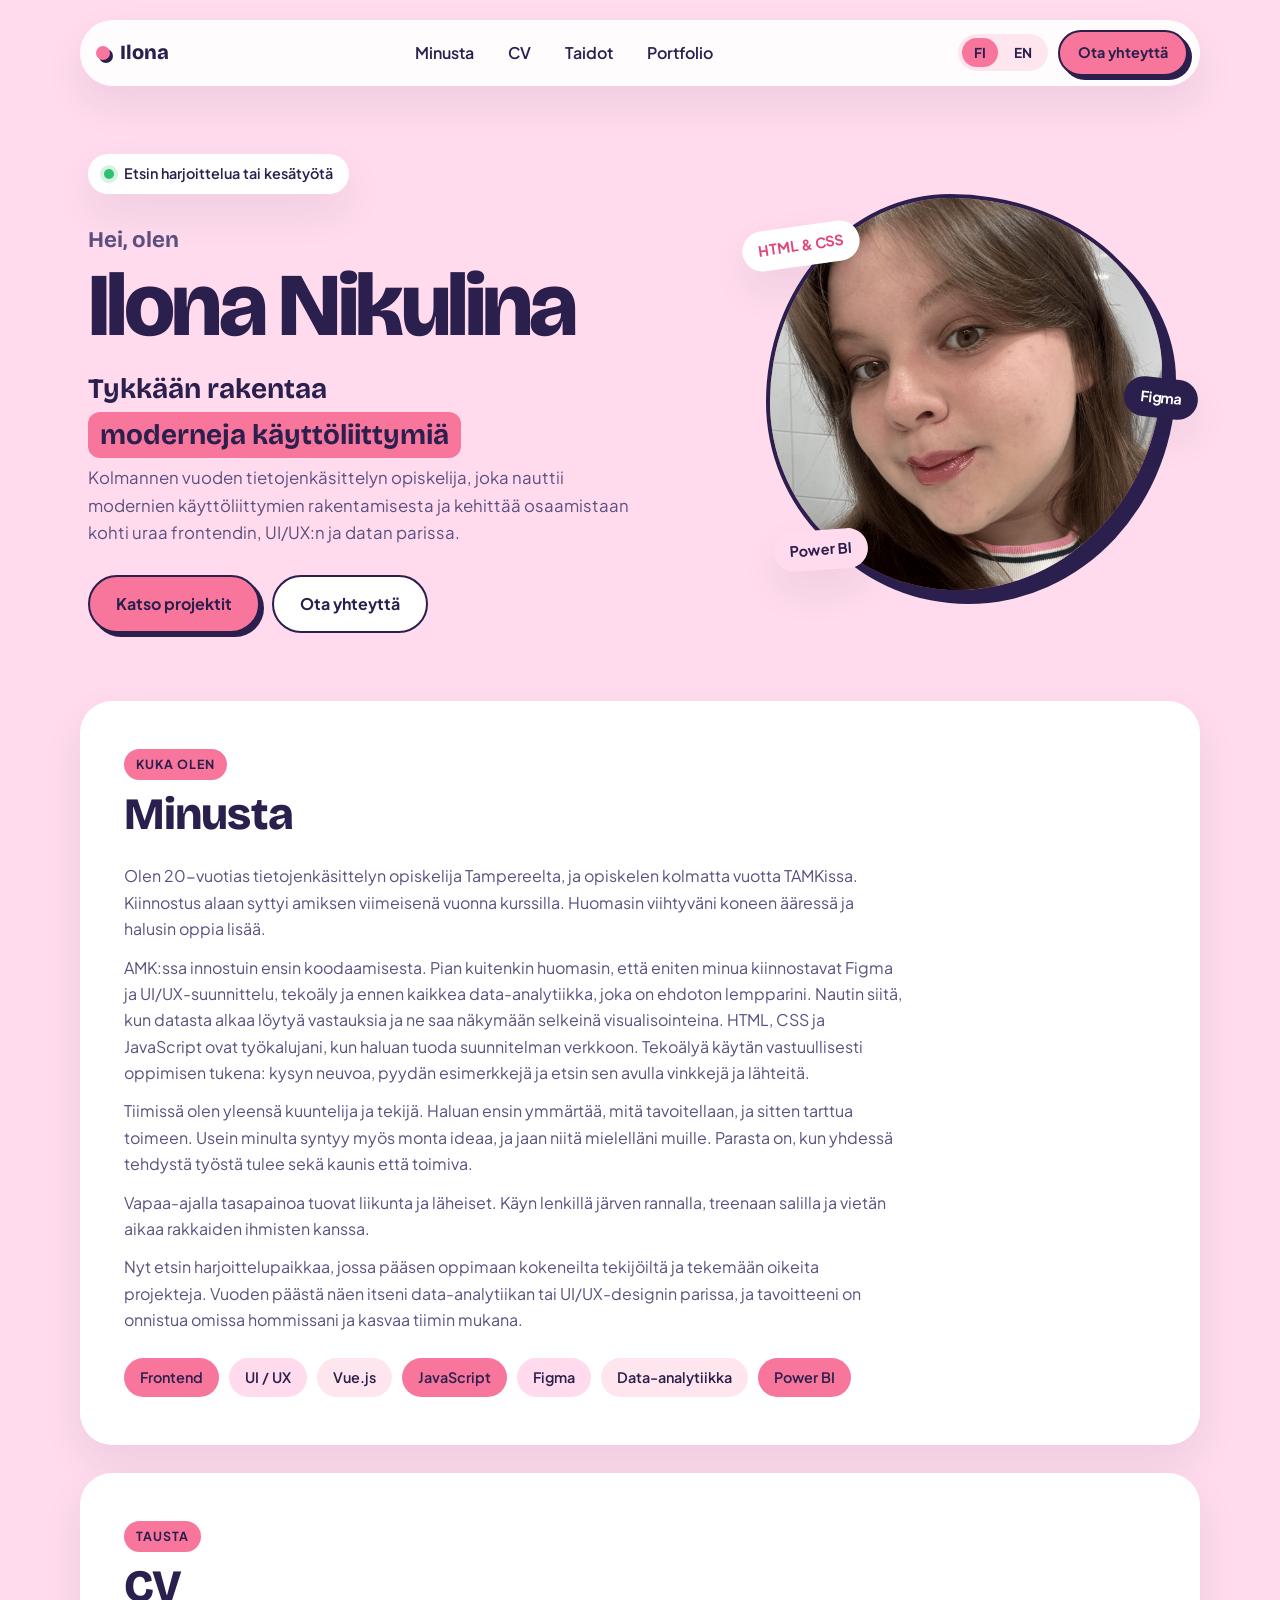
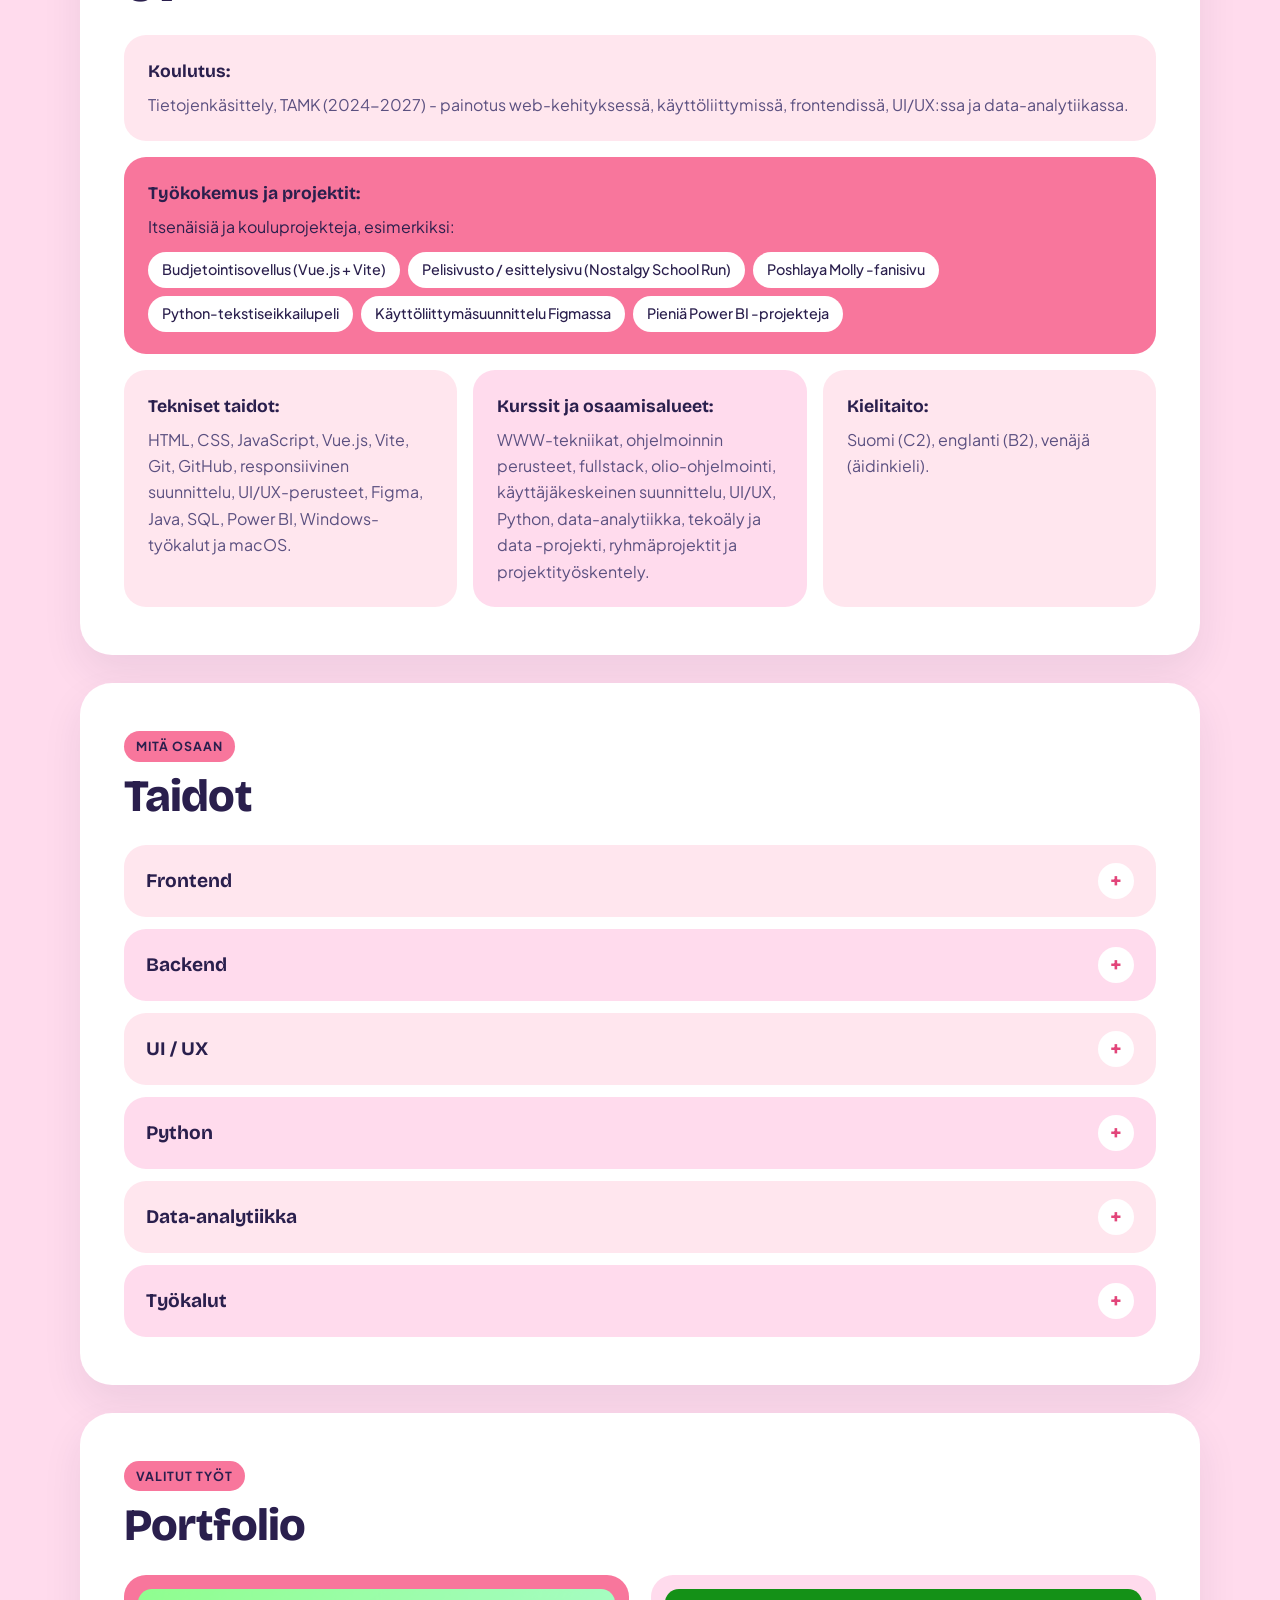
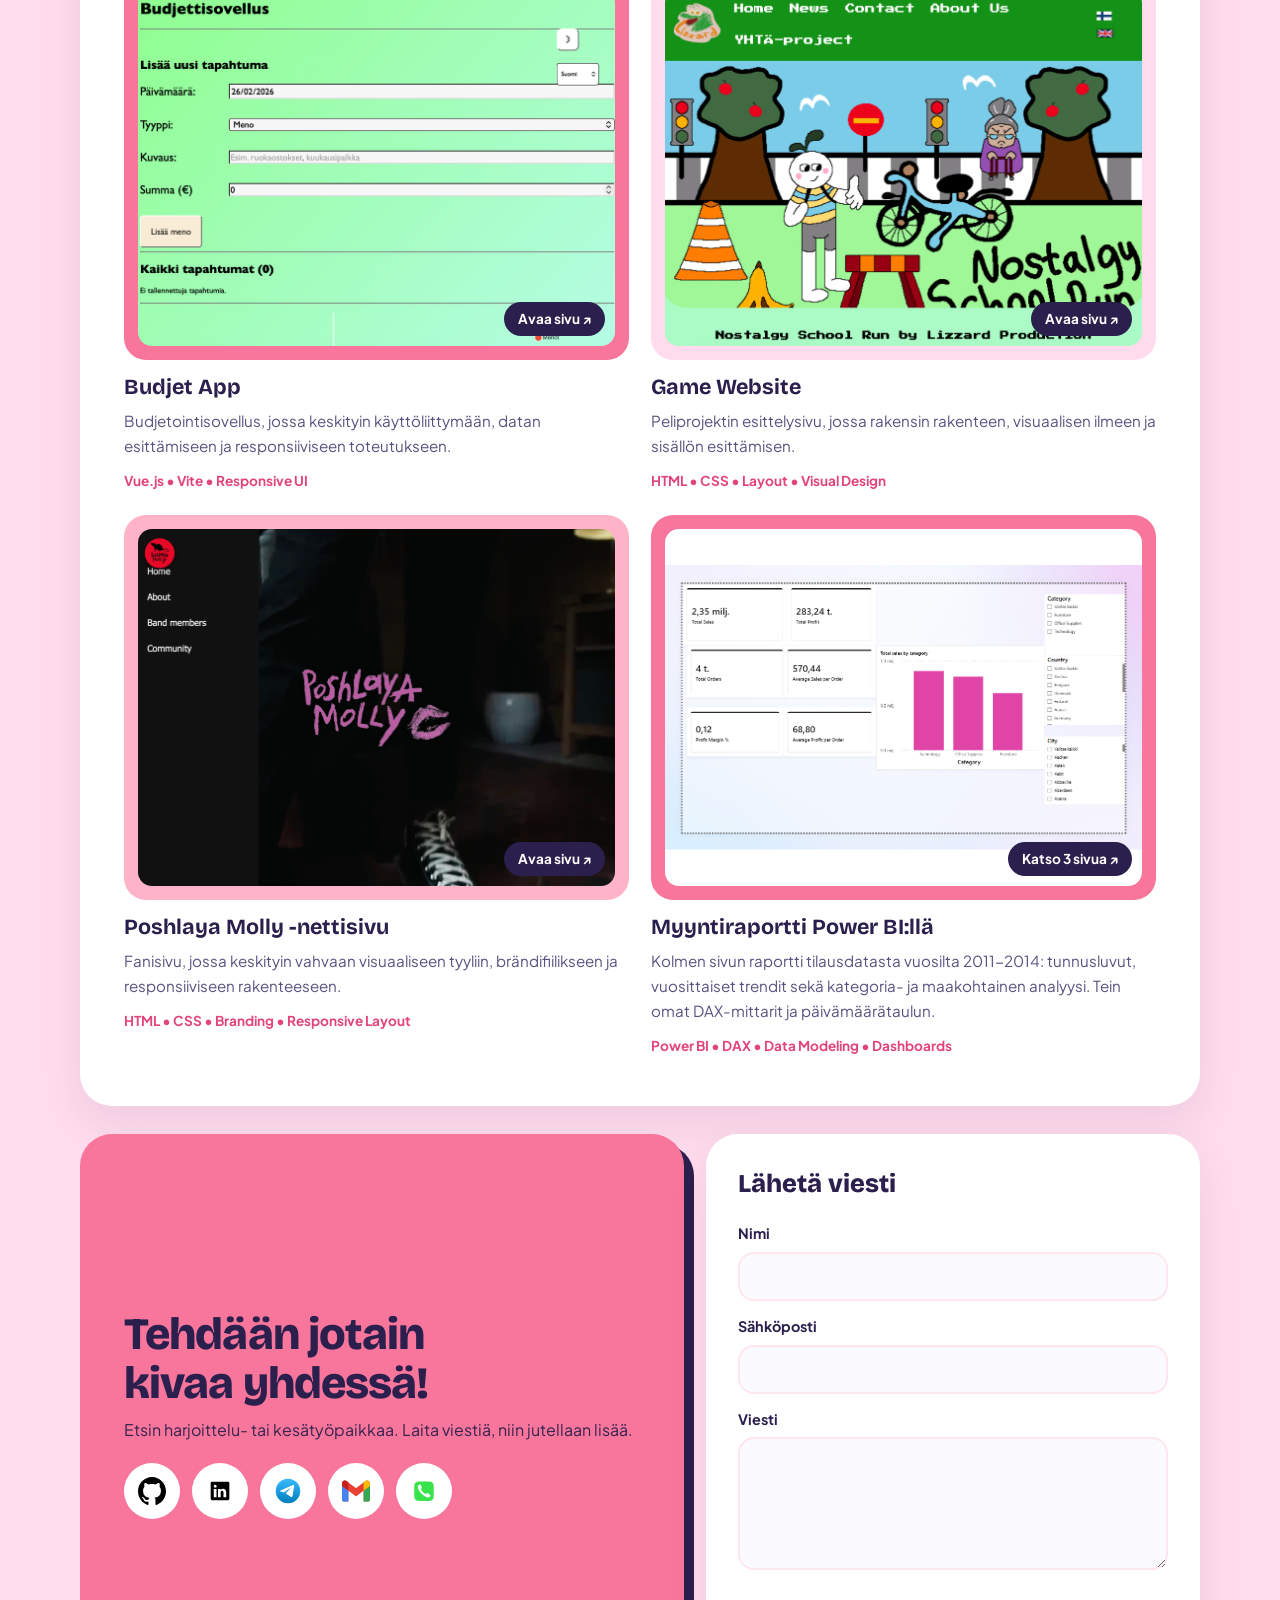
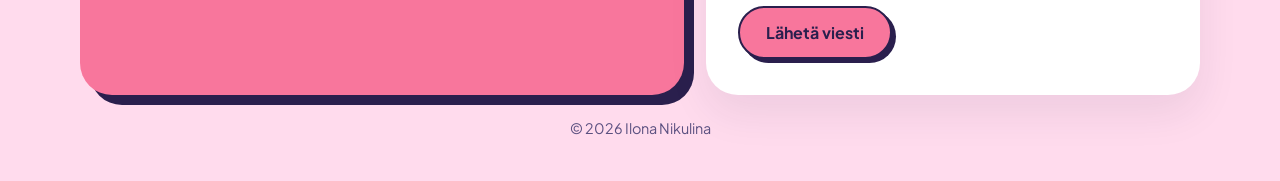
<file: index.html>
<!DOCTYPE html>
<html lang="fi">
    <head>
        <meta charset="UTF-8">
        <meta name="viewport" content="width=device-width, initial-scale=1.0">
        <meta
            name="description"
            content="Ilona Nikulinan portfolio ja CV - frontend-kehityksestä, UI/UX-suunnittelusta ja data-analytiikasta kiinnostuneen opiskelijan sivu.">
        <title>Ilona Nikulina | Portfolio & CV</title>
        <link rel="icon" href="images/favicon.svg" type="image/svg+xml">
        <link rel="stylesheet" href="styles.css">
        <link rel="preconnect" href="https://fonts.googleapis.com">
        <link rel="preconnect" href="https://fonts.gstatic.com" crossorigin>
        <link
            href="https://fonts.googleapis.com/css2?family=Bricolage+Grotesque:opsz,wght@12..96,500;12..96,700;12..96,800&family=Plus+Jakarta+Sans:wght@400;500;600;700&display=swap"
            rel="stylesheet">
    </head>
    <body>
        <!-- ---------- Navigation ---------- -->
        <nav class="navbar" aria-label="Main navigation">
            <a href="#hero" class="nav-logo">
                <span class="nav-dot" aria-hidden="true"></span>
                <span>Ilona</span>
            </a>

            <div class="nav-right">
                <a href="#about" data-i18n="nav.about">Minusta</a>
                <a href="#cv" data-i18n="nav.cv">CV</a>
                <a href="#skills" data-i18n="nav.skills">Taidot</a>
                <a href="#portfolio" data-i18n="nav.portfolio">Portfolio</a>
            </div>

            <div class="nav-actions">
                <div class="language-switcher" aria-label="Language switcher">
                    <button class="lang-btn active" type="button"
                        data-lang="fi">FI</button>
                    <button class="lang-btn" type="button"
                        data-lang="en">EN</button>
                </div>
                <a href="#contact" class="btn btn-primary btn-small"
                    data-i18n="nav.cta">Ota yhteyttä</a>
            </div>
        </nav>

        <!-- ---------- Hero ---------- -->
        <header id="hero" class="hero">
            <div class="hero-text">
                <span class="status-pill">
                    <span class="status-dot" aria-hidden="true"></span>
                    <span data-i18n="hero.status">Etsin harjoittelua tai
                        kesätyötä</span>
                </span>

                <p class="hero-hello" data-i18n="hero.hello">Hei, olen</p>
                <h1 data-i18n="hero.name">Ilona Nikulina</h1>

                <p class="hero-role">
                    <span data-i18n="hero.rolePrefix">Tykkään rakentaa</span>
                    <span class="role-word" id="roleWord">moderneja
                        käyttöliittymiä</span>
                </p>

                <p class="tagline" data-i18n="hero.tagline">
                    Kolmannen vuoden tietojenkäsittelyn opiskelija, joka nauttii
                    modernien käyttöliittymien rakentamisesta.
                </p>

                <div class="hero-actions">
                    <a href="#portfolio" class="btn btn-primary"
                        data-i18n="hero.cta">Katso projektit</a>
                    <a href="#contact" class="btn btn-outline"
                        data-i18n="hero.cta2">Ota yhteyttä</a>
                </div>
            </div>

            <div class="hero-visual">
                <div class="photo-blob">
                    <img src="images/mypic.png"
                        alt="Portrait of Ilona Nikulina">
                </div>
                <span class="sticker sticker-1">HTML &amp; CSS</span>
                <span class="sticker sticker-2">Figma</span>
                <span class="sticker sticker-3">Power BI</span>
            </div>
        </header>

        <main>
            <!-- ---------- About ---------- -->
            <section id="about" class="about">
                <div class="about-text">
                    <p class="eyebrow" data-i18n="about.eyebrow">Kuka olen</p>
                    <h2 data-i18n="about.title">Minusta</h2>

                    <p data-i18n="about.p1">
                        Olen Tampereella asuva tietojenkäsittelyn opiskelija.
                    </p>
                    <p data-i18n="about.p2"></p>
                    <p data-i18n="about.p3"></p>
                    <p data-i18n="about.p4"></p>
                    <p data-i18n="about.p5"></p>

                    <ul class="tag-list" aria-label="Kiinnostuksen kohteet">
                        <li>Frontend</li>
                        <li>UI / UX</li>
                        <li>Vue.js</li>
                        <li>JavaScript</li>
                        <li>Figma</li>
                        <li data-i18n="about.tagData">Data-analytiikka</li>
                        <li>Power BI</li>
                    </ul>
                </div>
            </section>

            <!-- ---------- CV ---------- -->
            <section id="cv" class="cv">
                <p class="eyebrow" data-i18n="cv.eyebrow">Tausta</p>
                <h2 data-i18n="cv.title">CV</h2>

                <ul class="cv-grid">
                    <li class="cv-card cv-card-wide" data-i18n="cv.education">
                        <strong>Koulutus:</strong>
                        Tietojenkäsittely, TAMK (2024-2027).
                    </li>

                    <li class="cv-card cv-card-wide">
                        <strong data-i18n="cv.projectsLabel">Työkokemus ja
                            projektit:</strong>
                        <span data-i18n="cv.projectsIntro">Itsenäisiä ja
                            kouluprojekteja, esimerkiksi:</span>
                        <ul class="cv-projects">
                            <li data-i18n="cv.project1">Budjetointisovellus
                                (Vue.js + Vite)</li>
                            <li data-i18n="cv.project2">Pelisivusto /
                                esittelysivu (Nostalgy School Run)</li>
                            <li data-i18n="cv.project3">Poshlaya Molly
                                -nettiisivu</li>
                            <li
                                data-i18n="cv.project4">Python-tekstiseikkailupeli</li>
                            <li
                                data-i18n="cv.project5">Käyttöliittymäsuunnittelu
                                Figmassa</li>
                            <li data-i18n="cv.project6">Pieniä Power BI
                                -projekteja</li>
                        </ul>
                    </li>

                    <li class="cv-card" data-i18n="cv.skillsText">
                        <strong>Tekniset taidot:</strong>
                    </li>

                    <li class="cv-card" data-i18n="cv.courses">
                        <strong>Kurssit ja osaamisalueet:</strong>
                    </li>

                    <li class="cv-card" data-i18n="cv.languages">
                        <strong>Kielitaito:</strong>
                        Suomi (C2), englanti (B2), venäjä (äidinkieli).
                    </li>
                </ul>
            </section>

            <!-- ---------- Skills ---------- -->
            <section id="skills" class="skills">
                <p class="eyebrow" data-i18n="skills.eyebrow">Mitä osaan</p>
                <h2 data-i18n="skills.title">Taidot</h2>

                <div class="skill-list">
                    <div class="skill-item">
                        <button class="skill-toggle" data-skill="Frontend"
                            type="button" aria-expanded="false">
                            <span data-i18n="skills.frontend">Frontend</span>
                            <span class="arrow" aria-hidden="true">+</span>
                        </button>
                        <div class="skill-content"></div>
                    </div>

                    <div class="skill-item">
                        <button class="skill-toggle" data-skill="Backend"
                            type="button" aria-expanded="false">
                            <span data-i18n="skills.backend">Backend</span>
                            <span class="arrow" aria-hidden="true">+</span>
                        </button>
                        <div class="skill-content"></div>
                    </div>

                    <div class="skill-item">
                        <button class="skill-toggle" data-skill="UIUX"
                            type="button" aria-expanded="false">
                            <span data-i18n="skills.uiux">UI / UX</span>
                            <span class="arrow" aria-hidden="true">+</span>
                        </button>
                        <div class="skill-content"></div>
                    </div>

                    <div class="skill-item">
                        <button class="skill-toggle" data-skill="Python"
                            type="button" aria-expanded="false">
                            <span data-i18n="skills.python">Python</span>
                            <span class="arrow" aria-hidden="true">+</span>
                        </button>
                        <div class="skill-content"></div>
                    </div>

                    <div class="skill-item">
                        <button class="skill-toggle" data-skill="Data"
                            type="button" aria-expanded="false">
                            <span
                                data-i18n="skills.data">Data-analytiikka</span>
                            <span class="arrow" aria-hidden="true">+</span>
                        </button>
                        <div class="skill-content"></div>
                    </div>

                    <div class="skill-item">
                        <button class="skill-toggle" data-skill="Tools"
                            type="button" aria-expanded="false">
                            <span data-i18n="skills.tools">Työkalut</span>
                            <span class="arrow" aria-hidden="true">+</span>
                        </button>
                        <div class="skill-content"></div>
                    </div>
                </div>
            </section>

            <!-- ---------- Portfolio ---------- -->
            <section id="portfolio" class="portfolio">
                <p class="eyebrow" data-i18n="portfolio.eyebrow">Valitut
                    työt</p>
                <h2 data-i18n="portfolio.title">Portfolio</h2>

                <div class="portfolio-grid">
                    <a
                        href="https://ilonanik26.github.io/budjet-app/"
                        class="project-card"
                        target="_blank"
                        rel="noopener noreferrer">
                        <div class="project-image">
                            <img src="images/budjet-app.png"
                                alt="Preview of the Budget App project">
                            <span class="project-open"
                                data-i18n="portfolio.open">Avaa sivu ↗</span>
                        </div>
                        <h3 data-i18n="projects.budget.title">Budjet App</h3>
                        <p data-i18n="projects.budget.desc"></p>
                        <span class="project-stack"
                            data-i18n="projects.budget.stack">Vue.js • Vite •
                            Responsive UI</span>
                    </a>

                    <a
                        href="https://ilonanik26.github.io/game-website/index.html"
                        class="project-card"
                        target="_blank"
                        rel="noopener noreferrer">
                        <div class="project-image">
                            <img src="images/game.png"
                                alt="Preview of the Game Website project">
                            <span class="project-open"
                                data-i18n="portfolio.open">Avaa sivu ↗</span>
                        </div>
                        <h3 data-i18n="projects.game.title">Game Website</h3>
                        <p data-i18n="projects.game.desc"></p>
                        <span class="project-stack"
                            data-i18n="projects.game.stack">HTML • CSS • Layout
                            • Visual Design</span>
                    </a>

                    <a
                        href="https://ilonanik26.github.io/poshly-molly-web-site/"
                        class="project-card"
                        target="_blank"
                        rel="noopener noreferrer">
                        <div class="project-image">
                            <img src="images/poshlaya-molly.png"
                                alt="Preview of the Poshlaya Molly website">
                            <span class="project-open"
                                data-i18n="portfolio.open">Avaa sivu ↗</span>
                        </div>
                        <h3 data-i18n="projects.band.title">Poshlaya Molly
                            -nettisivu</h3>
                        <p data-i18n="projects.band.desc"></p>
                        <span class="project-stack"
                            data-i18n="projects.band.stack">HTML • CSS •
                            Branding • Responsive Layout</span>
                    </a>

                    <!-- Power BI: clicking the image opens all report pages -->
                    <article class="project-card">
                        <button type="button"
                            class="project-image gallery-trigger"
                            id="powerbiOpen">
                            <img src="images/powerbi-dashboard.png"
                                alt="Power BI sales dashboard">
                            <span class="project-open"
                                data-i18n="projects.powerbi.badge">Katso 3 sivua
                                ↗</span>
                        </button>
                        <h3 data-i18n="projects.powerbi.title">Myyntiraportti
                            Power BI:llä</h3>
                        <p data-i18n="projects.powerbi.desc"></p>
                        <span class="project-stack"
                            data-i18n="projects.powerbi.stack">Power BI • DAX •
                            Data Modeling • Dashboards</span>
                    </article>
                </div>
            </section>
        </main>

        <!-- ---------- Contact ---------- -->
        <footer id="contact" class="contact">
            <div class="contact-layout">
                <div class="contact-card">
                    <div class="contact-text">
                        <h2 data-i18n="contact.big">Tehdään jotain kivaa
                            yhdessä!</h2>
                        <p data-i18n="contact.lead">Etsin harjoittelu- tai
                            kesätyöpaikkaa. Laita viestiä, niin jutellaan
                            lisää.</p>
                    </div>

                    <div class="social-icons">
                        <a
                            href="https://github.com/ilonanik26"
                            target="_blank"
                            rel="noopener noreferrer"
                            class="icon"
                            aria-label="GitHub profile">
                            <img src="images/github.svg" alt="GitHub">
                        </a>

                        <a
                            href="https://www.linkedin.com/in/ilonanikulinaa"
                            target="_blank"
                            rel="noopener noreferrer"
                            class="icon"
                            aria-label="LinkedIn profile">
                            <img src="images/linkedin.svg" alt="LinkedIn">
                        </a>

                        <a
                            href="https://t.me/ilonanikulinaa"
                            target="_blank"
                            rel="noopener noreferrer"
                            class="icon"
                            aria-label="Telegram profile">
                            <img src="images/telegram.svg" alt="Telegram">
                        </a>

                        <button
                            type="button"
                            class="icon contact-trigger"
                            data-contact="email"
                            aria-label="Show email address">
                            <img src="images/mail.svg" alt="Email">
                        </button>

                        <button
                            type="button"
                            class="icon contact-trigger"
                            data-contact="phone"
                            aria-label="Show phone number">
                            <img src="images/phone.svg" alt="Phone">
                        </button>
                    </div>
                </div>

                <!-- Contact form: sent to your email through Formspree (address in main.js) -->
                <form class="contact-form" id="contactForm" novalidate>
                    <h3 data-i18n="contact.formTitle">Lähetä viesti</h3>

                    <label for="contactName"
                        data-i18n="contact.name">Nimi</label>
                    <input type="text" id="contactName" name="name"
                        autocomplete="name" required>

                    <label for="contactEmail"
                        data-i18n="contact.email">Sähköposti</label>
                    <input type="email" id="contactEmail" name="email"
                        autocomplete="email" required>

                    <label for="contactMessage"
                        data-i18n="contact.message">Viesti</label>
                    <textarea id="contactMessage" name="message" rows="5"
                        required></textarea>

                    <input type="hidden" name="_subject"
                        value="Viesti portfoliosivulta">

                    <p class="form-error" id="contactError" role="alert"></p>

                    <button type="submit" class="btn btn-primary"
                        data-i18n="contact.send">Lähetä viesti</button>
                </form>
            </div>

            <p class="footer-note">© 2026 Ilona Nikulina</p>
        </footer>

        <div class="contact-modal" id="contactModal" aria-hidden="true">
            <div class="contact-modal-backdrop" data-close-modal="true"></div>

            <div
                class="contact-modal-content"
                role="dialog"
                aria-modal="true"
                aria-labelledby="contactModalTitle">
                <button
                    type="button"
                    class="contact-modal-close"
                    id="contactModalClose"
                    aria-label="Close popup">
                    ×
                </button>

                <div class="contact-modal-icon" id="contactModalIcon"></div>
                <h3 id="contactModalTitle"></h3>
                <p id="contactModalValue"></p>
                <button type="button" class="btn btn-primary contact-copy-btn"
                    id="contactCopyBtn" data-i18n="contact.copy">
                    Kopioi
                </button>
            </div>
        </div>

        <!-- Power BI report pages -->
        <div class="gallery-modal" id="galleryModal" aria-hidden="true">
            <div class="contact-modal-backdrop" data-close-gallery="true"></div>

            <figure class="gallery-content" role="dialog" aria-modal="true"
                aria-labelledby="galleryCaption">
                <button type="button" class="contact-modal-close"
                    id="galleryClose" aria-label="Close">×</button>

                <img id="galleryImage" src="images/powerbi-dashboard.png"
                    alt>

                <figcaption>
                    <button type="button" class="gallery-nav" id="galleryPrev"
                        aria-label="Previous page">←</button>
                    <span id="galleryCaption"></span>
                    <button type="button" class="gallery-nav" id="galleryNext"
                        aria-label="Next page">→</button>
                </figcaption>
            </figure>
        </div>

        <script src="main.js"></script>
    </body>
</html>
</file>
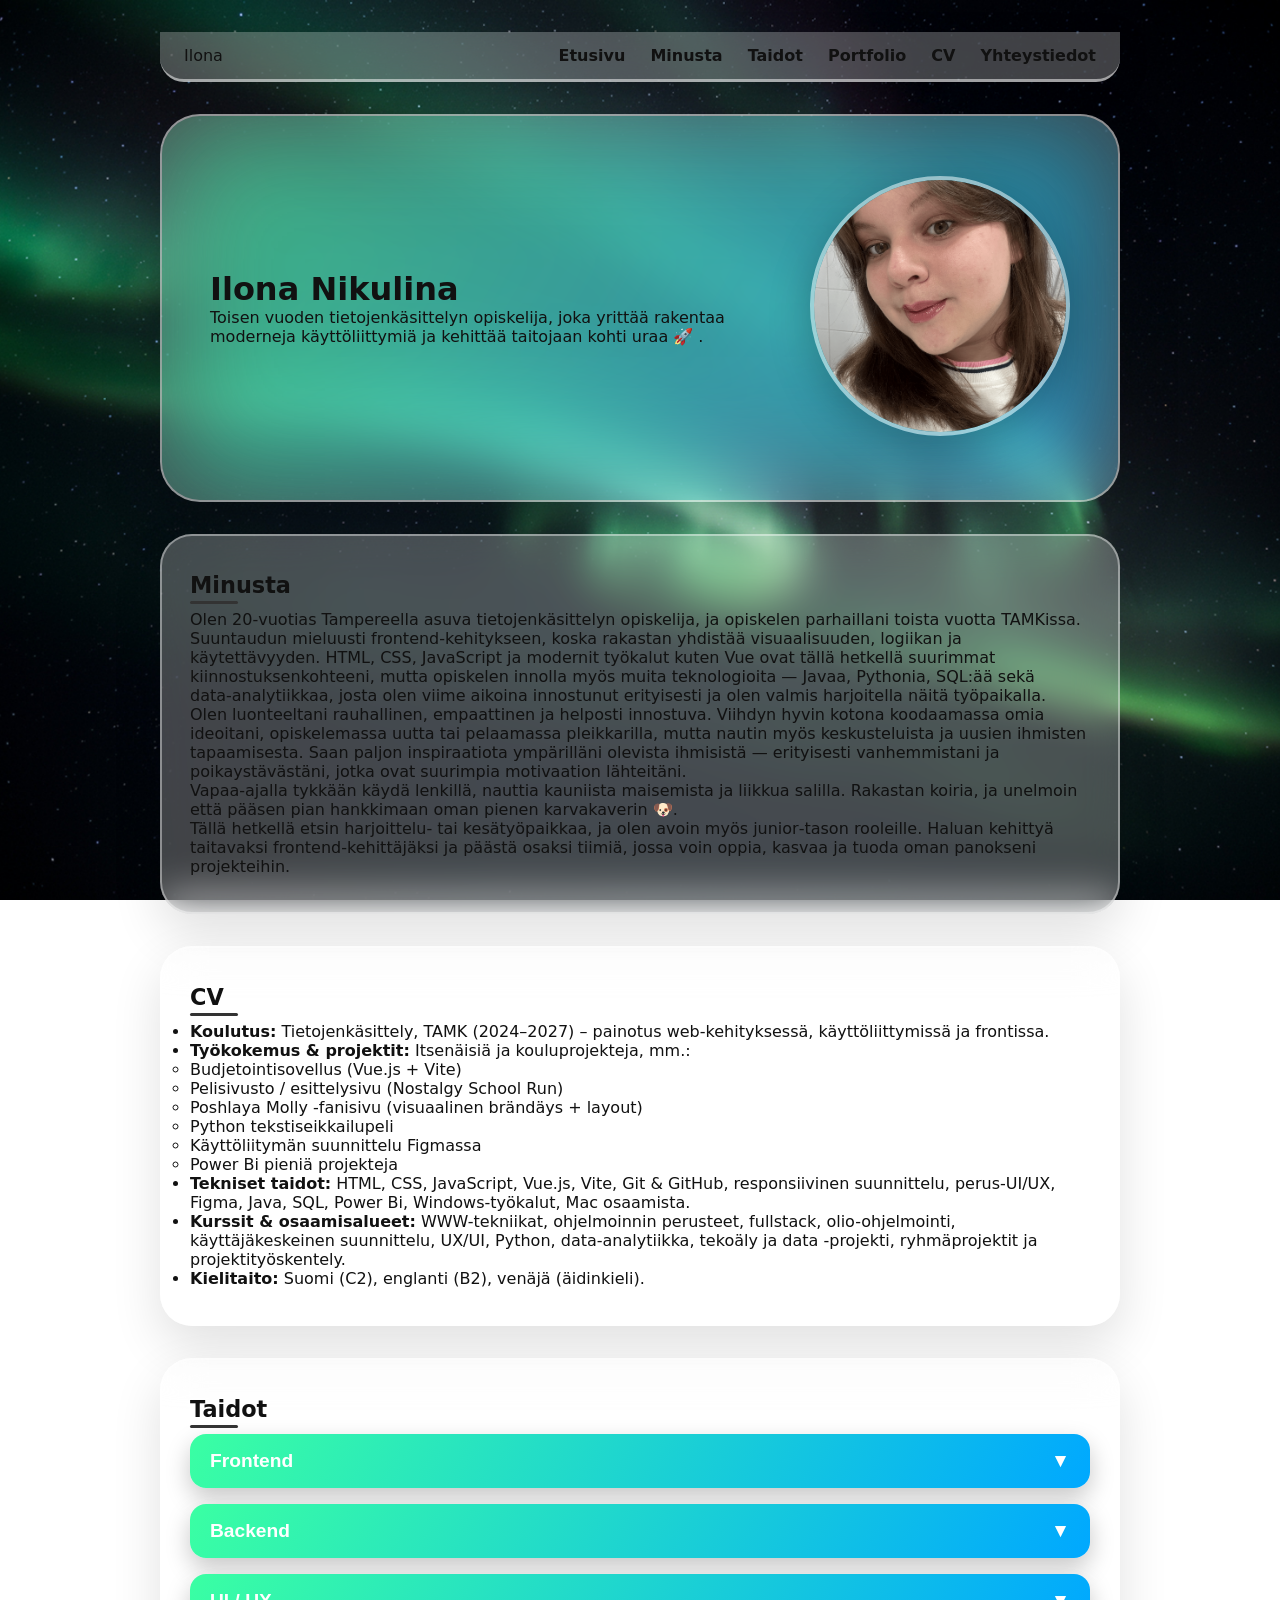
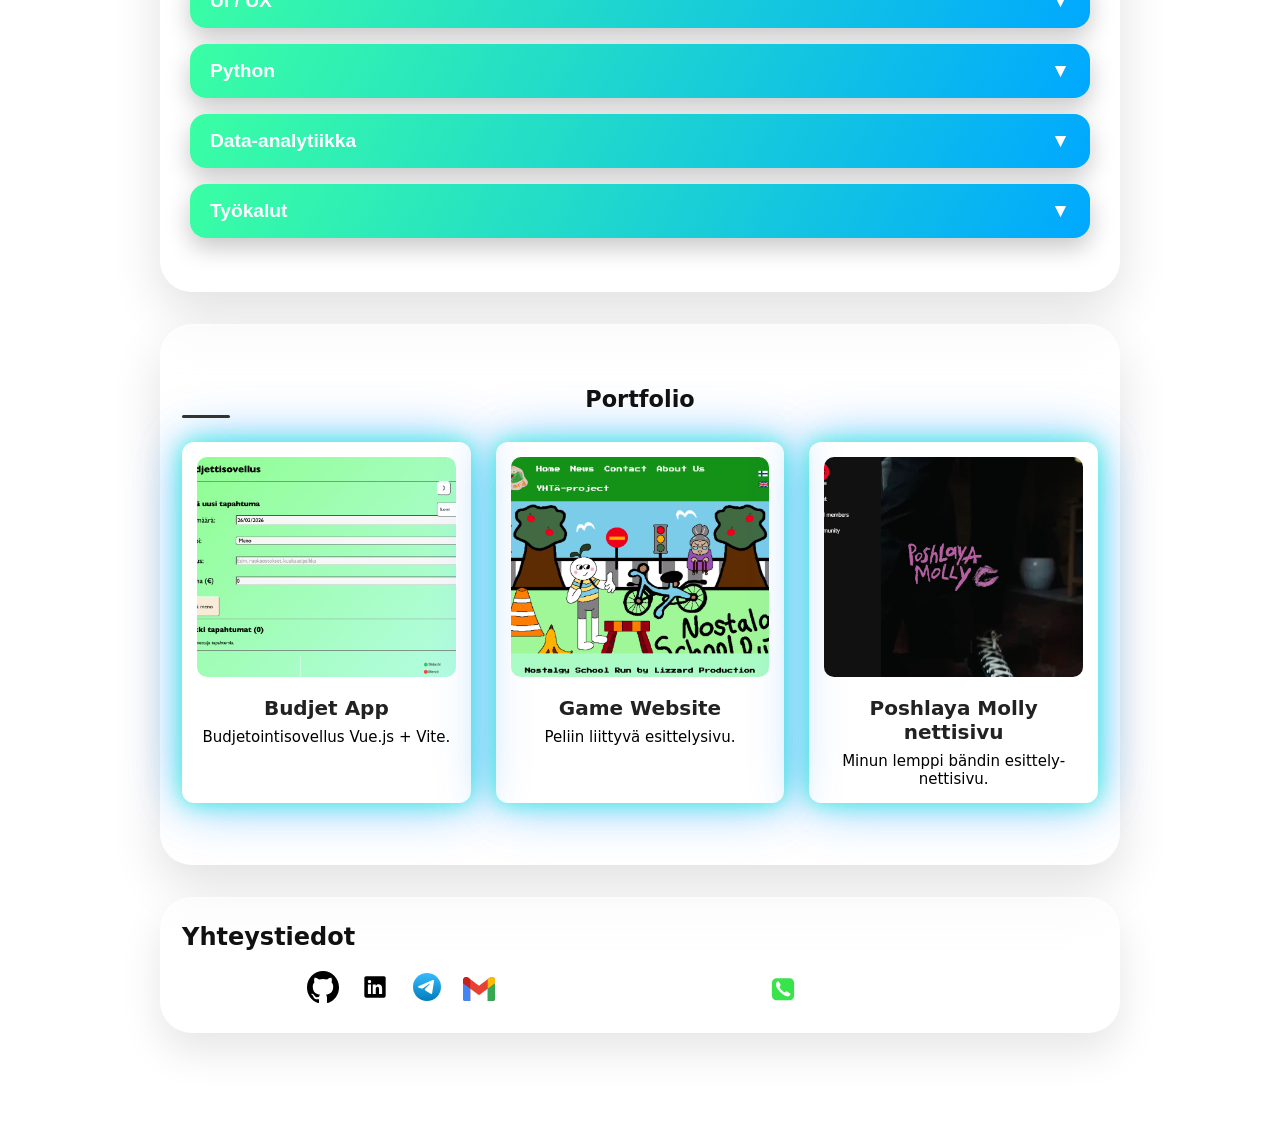
<file: portfolio/index.html>
<!DOCTYPE html>
<html lang="fi">
    <head>
        <meta charset="UTF-8">
        <meta name="viewport" content="width=device-width, initial-scale=1.0">
        <title>Ilona – Portfolio & CV</title>
        <link rel="stylesheet" href="/styles/styles.css">
    </head>
    <body>
        <nav class="navbar">
            <div class="nav-left">Ilona</div>

            <div class="nav-right">
                <a href="#hero">Etusivu</a>
                <a href="#about">Minusta</a>
                <a href="#skills">Taidot</a>
                <a href="#portfolio">Portfolio</a>
                <a href="#cv">CV</a>
                <a href="#contact">Yhteystiedot</a>
            </div>
        </nav>

        <!-- HERO -->
        <header id="hero" class="hero">
            <div class="hero-text">
                <h1>Ilona Nikulina</h1>
                <p class="tagline">
                    Toisen vuoden tietojenkäsittelyn opiskelija, joka yrittää
                    rakentaa moderneja käyttöliittymiä ja kehittää taitojaan
                    kohti uraa 🚀 .
                </p>
            </div>

            <div class="hero-image">
                <img src="/images/mypic.png" alt="Ilona">
            </div>
        </header>

        <!-- ABOUT -->
        <section id="about" class="about">
            <h2>Minusta</h2>
            <p>
                Olen 20‑vuotias Tampereella asuva tietojenkäsittelyn opiskelija,
                ja opiskelen parhaillani toista vuotta TAMKissa. Suuntaudun
                mieluusti frontend‑kehitykseen, koska rakastan yhdistää
                visuaalisuuden, logiikan ja käytettävyyden. HTML, CSS,
                JavaScript ja modernit työkalut kuten Vue ovat tällä hetkellä
                suurimmat kiinnostuksenkohteeni, mutta opiskelen innolla myös
                muita teknologioita — Javaa, Pythonia, SQL:ää sekä
                data‑analytiikkaa, josta olen viime aikoina innostunut
                erityisesti ja olen valmis harjoitella näitä työpaikalla.
            </p>
            <p> Olen luonteeltani rauhallinen, empaattinen ja helposti
                innostuva. Viihdyn hyvin kotona koodaamassa omia ideoitani,
                opiskelemassa uutta tai pelaamassa pleikkarilla, mutta nautin
                myös keskusteluista ja uusien ihmisten tapaamisesta. Saan paljon
                inspiraatiota ympärilläni olevista ihmisistä — erityisesti
                vanhemmistani ja poikaystävästäni, jotka ovat suurimpia
                motivaation lähteitäni.
            </p>
            <p>
                Vapaa‑ajalla tykkään käydä lenkillä, nauttia kauniista
                maisemista ja liikkua salilla. Rakastan koiria, ja unelmoin että
                pääsen
                pian hankkimaan oman pienen karvakaverin 🐶.
            </p>
            <p>
                Tällä hetkellä etsin harjoittelu‑ tai kesätyöpaikkaa, ja olen
                avoin myös junior‑tason rooleille. Haluan kehittyä taitavaksi
                frontend‑kehittäjäksi ja päästä osaksi tiimiä, jossa voin oppia,
                kasvaa ja tuoda oman panokseni projekteihin.
            </p>
        </section>

        <section id="cv" class="cv">
            <h2>CV</h2>
            <ul>
                <li>
                    <strong>Koulutus:</strong>
                    Tietojenkäsittely, TAMK (2024–2027)
                    – painotus web-kehityksessä, käyttöliittymissä ja frontissa.
                </li>

                <li>
                    <strong>Työkokemus & projektit:</strong>
                    Itsenäisiä ja kouluprojekteja, mm.:
                    <ul>
                        <li>Budjetointisovellus (Vue.js + Vite)</li>
                        <li>Pelisivusto / esittelysivu (Nostalgy School
                            Run)</li>
                        <li>Poshlaya Molly ‑fanisivu (visuaalinen brändäys +
                            layout)</li>
                        <li>Python tekstiseikkailupeli</li>
                        <li>Käyttöliitymän suunnittelu Figmassa</li>
                        <li>Power Bi pieniä projekteja</li>
                    </ul>
                </li>

                <li>
                    <strong>Tekniset taidot:</strong>
                    HTML, CSS, JavaScript, Vue.js, Vite, Git & GitHub,
                    responsiivinen suunnittelu,
                    perus-UI/UX, Figma, Java, SQL, Power Bi, Windows-työkalut,
                    Mac osaamista.
                </li>

                <li>
                    <strong>Kurssit & osaamisalueet:</strong>
                    WWW-tekniikat, ohjelmoinnin perusteet, fullstack,
                    olio-ohjelmointi, käyttäjäkeskeinen suunnittelu,
                    UX/UI, Python, data-analytiikka, tekoäly ja data -projekti,
                    ryhmäprojektit ja projektityöskentely.
                </li>

                <li>
                    <strong>Kielitaito:</strong>
                    Suomi (C2), englanti (B2), venäjä (äidinkieli).
                </li>
            </ul>
        </section>

        <!-- SKILLS -->
        <section id="skills" class="skills">
            <h2>Taidot</h2>

            <div class="skill-item">
                <button class="skill-toggle" data-skill="Frontend">
                    Frontend
                    <span class="arrow">▼</span>
                </button>
                <div class="skill-content"></div>
            </div>

            <div class="skill-item">
                <button class="skill-toggle" data-skill="Backend">
                    Backend
                    <span class="arrow">▼</span>
                </button>
                <div class="skill-content"></div>
            </div>

            <div class="skill-item">
                <button class="skill-toggle" data-skill="UIUX">
                    UI / UX
                    <span class="arrow">▼</span>
                </button>
                <div class="skill-content"></div>
            </div>

            <div class="skill-item">
                <button class="skill-toggle" data-skill="Python">
                    Python
                    <span class="arrow">▼</span>
                </button>
                <div class="skill-content"></div>
            </div>

            <div class="skill-item">
                <button class="skill-toggle" data-skill="Data">
                    Data-analytiikka
                    <span class="arrow">▼</span>
                </button>
                <div class="skill-content"></div>
            </div>

            <div class="skill-item">
                <button class="skill-toggle" data-skill="Tools">
                    Työkalut
                    <span class="arrow">▼</span>
                </button>
                <div class="skill-content"></div>
            </div>
        </section>

        <!-- PORTFOLIO -->
        <section id="portfolio" class="portfolio">
            <h2>Portfolio</h2>

            <div class="portfolio-grid">

                <a href="https://ilonanik26.github.io/budjet-app/"
                    class="project-card" target="_blank">
                    <img src="../images/budjet-app.png" alt="Budjet App">
                    <h3>Budjet App</h3>
                    <p>Budjetointisovellus Vue.js + Vite.</p>
                </a>

                <a href="https://ilonanik26.github.io/game-website/index.html"
                    class="project-card" target="_blank">
                    <img src="../images/game.png" alt="Game Website">
                    <h3>Game Website</h3>
                    <p>Peliin liittyvä esittelysivu.</p>
                </a>

                <a href="https://ilonanik26.github.io/poshly-molly-web-site/"
                    class="project-card" target="_blank">
                    <img src="../images/poshlaya-molly.png"
                        alt="Poshlaya Molly">
                    <h3>Poshlaya Molly nettisivu</h3>
                    <p>Minun lemppi bändin esittely-nettisivu.</p>
                </a>

            </div>
        </section>

        <!-- CONTACT -->
        <footer id="contact" class="contact">
            <h2>Yhteystiedot</h2>

            <div class="social-icons">

                <!-- GitHub -->
                <a href="https://github.com/ilonanik26" target="_blank"
                    class="icon">
                    <img src="/images/github.svg" alt="GitHub">
                </a>

                <!-- LinkedIn -->
                <a href="https://www.linkedin.com/in/ilonanikulinaa"
                    target="_blank"
                    class="icon">
                    <img src="/images/linkedin.svg" alt="LinkedIn">
                </a>

                <!-- Telegram -->
                <a href="https://t.me/ilonanikulinaa" target="_blank"
                    class="icon">
                    <img src="/images/telegram.svg" alt="Telegram">
                </a>

                <!-- Sähköposti -->
                <div class="contact-item">
                    <img src="/images/mail.svg" alt="Email">
                    <span>ilona.nikulinaa@gmail.com</span>
                </div>

                <!-- Puhelin -->
                <div class="contact-item">
                    <img src="/images/phone.svg" alt="Phone">
                    <span>+358 44 246 4729</span>
                </div>

            </div>
        </footer>

        <script src="/scripts/main.js"></script>
    </body>
</html>
</file>
<file: styles.css>
/* ==========================================================
   Ilona Nikulina | Portfolio & CV
   Palette: Lavender Steel, Coral Rush, Blossom Vapor
   Coral Rush is the main color, plum for text, no gradients
   ========================================================== */

/* ---------- Reset ---------- */

*,
*::before,
*::after {
    margin: 0;
    padding: 0;
    box-sizing: border-box;
}

:root {
    /* Your three colors */
    --lavender: #8e93cb;
    --coral: #f8769c;
    --blossom: #ffdbed;

    /* Helpers built from them */
    --violet: #7a6ad8;
    --pink-deep: #e2457a;
    --plum: #2a1f4d;
    --plum-soft: #5b5080;
    --white: #ffffff;
    --lavender-tint: #eceefb;
    --coral-tint: #ffe6ee;

    --coral-light: #ffb3c8;

    --font-display: "Bricolage Grotesque", "Plus Jakarta Sans", system-ui, sans-serif;
    --font-body: "Plus Jakarta Sans", system-ui, sans-serif;

    --radius-lg: 32px;
    --radius-md: 22px;
    --shadow: 0 18px 40px rgba(42, 31, 77, 0.08);
    --shadow-hover: 0 22px 48px rgba(122, 106, 216, 0.22);
}

button {
    font-family: inherit;
}

html {
    scroll-behavior: smooth;
    scroll-padding-top: 110px;
}

body {
    font-family: var(--font-body);
    color: var(--plum);
    min-height: 100vh;
    padding: 20px 20px 40px;
    line-height: 1.65;
    overflow-x: hidden;
    background: var(--blossom);
}

body>*,
main {
    max-width: 1120px;
    margin-left: auto;
    margin-right: auto;
}

main {
    display: flex;
    flex-direction: column;
    gap: 28px;
    margin-bottom: 28px;
}

img {
    max-width: 100%;
}

h1,
h2,
h3 {
    font-family: var(--font-display);
    line-height: 1.1;
    text-wrap: balance;
}

a:focus-visible,
button:focus-visible {
    outline: 3px solid var(--pink-deep);
    outline-offset: 3px;
}

/* ---------- Buttons ---------- */

.btn {
    display: inline-flex;
    align-items: center;
    justify-content: center;
    gap: 8px;
    padding: 14px 26px;
    border-radius: 999px;
    border: 2px solid transparent;
    font-family: var(--font-body);
    font-size: 1rem;
    font-weight: 700;
    text-decoration: none;
    cursor: pointer;
    transition: transform 0.2s ease, box-shadow 0.2s ease, background 0.2s ease, color 0.2s ease;
}

.btn:hover {
    transform: translateY(-2px);
}

.btn-primary {
    color: var(--plum);
    background: var(--coral);
    border-color: var(--plum);
    box-shadow: 4px 4px 0 var(--plum);
}

.btn-primary:hover {
    color: var(--white);
    background: var(--pink-deep);
    box-shadow: 6px 6px 0 var(--plum);
}

.btn-outline {
    color: var(--plum);
    background: var(--white);
    border-color: var(--plum);
}

.btn-outline:hover {
    color: var(--white);
    background: var(--plum);
}

.btn-dark {
    color: var(--white);
    background: var(--plum);
}

.btn-dark:hover {
    background: var(--pink-deep);
}

.btn-small {
    padding: 9px 18px;
    font-size: 0.9rem;
}

/* ---------- Navbar ---------- */

.navbar {
    position: sticky;
    top: 12px;
    z-index: 1000;
    display: flex;
    align-items: center;
    justify-content: space-between;
    gap: 16px;
    padding: 10px 12px 10px 16px;
    margin-bottom: 28px;
    border-radius: 999px;
    background: rgba(255, 255, 255, 0.92);
    box-shadow: var(--shadow);
}

.nav-logo {
    display: inline-flex;
    align-items: center;
    gap: 10px;
    font-family: var(--font-display);
    font-size: 1.25rem;
    font-weight: 800;
    color: var(--plum);
    text-decoration: none;
}

.nav-dot {
    width: 14px;
    height: 14px;
    border-radius: 50%;
    background: var(--coral);
    box-shadow: 3px 3px 0 var(--plum);
}

.nav-right {
    display: flex;
    gap: 6px;
}

.nav-right a {
    padding: 8px 14px;
    border-radius: 999px;
    font-weight: 600;
    color: var(--plum);
    text-decoration: none;
    transition: background 0.2s ease, color 0.2s ease;
}

.nav-right a:hover {
    background: var(--coral);
    color: var(--plum);
}

.nav-actions {
    display: flex;
    align-items: center;
    gap: 10px;
}

.language-switcher {
    display: flex;
    gap: 4px;
    padding: 4px;
    border-radius: 999px;
    background: var(--coral-tint);
}

.lang-btn {
    border: none;
    background: transparent;
    color: var(--plum);
    padding: 6px 12px;
    border-radius: 999px;
    font-weight: 700;
    font-size: 0.85rem;
    cursor: pointer;
    transition: background 0.2s ease, color 0.2s ease;
}

.lang-btn:hover {
    background: rgba(255, 255, 255, 0.8);
}

.lang-btn.active {
    background: var(--coral);
    color: var(--plum);
}

/* ---------- Shared section look ---------- */

section {
    padding: 48px 44px;
    border-radius: var(--radius-lg);
    background: var(--white);
    box-shadow: var(--shadow);
}

section h2 {
    font-size: clamp(2rem, 4vw, 2.8rem);
    font-weight: 800;
    letter-spacing: -0.02em;
    margin-bottom: 24px;
}

.eyebrow {
    display: inline-block;
    margin-bottom: 10px;
    padding: 5px 12px;
    border-radius: 999px;
    background: var(--coral);
    color: var(--plum);
    font-size: 0.78rem;
    font-weight: 700;
    letter-spacing: 0.08em;
    text-transform: uppercase;
}

/* ---------- Hero ---------- */

.hero {
    display: grid;
    grid-template-columns: 1.15fr 0.85fr;
    align-items: center;
    gap: 40px;
    padding: 40px 8px 56px;
    margin-bottom: 12px;
}

.hero-text {
    min-width: 0;
}

.status-pill {
    display: inline-flex;
    align-items: center;
    gap: 10px;
    padding: 8px 16px;
    border-radius: 999px;
    background: var(--white);
    font-size: 0.9rem;
    font-weight: 600;
    box-shadow: var(--shadow);
}

.status-dot {
    width: 10px;
    height: 10px;
    border-radius: 50%;
    background: #2fbf71;
    box-shadow: 0 0 0 4px rgba(47, 191, 113, 0.2);
}

.hero-hello {
    margin-top: 28px;
    font-family: var(--font-display);
    font-size: 1.4rem;
    font-weight: 700;
    color: var(--plum-soft);
}

.hero h1 {
    font-size: clamp(3rem, 8vw, 5.6rem);
    font-weight: 800;
    letter-spacing: -0.04em;
    line-height: 0.95;
    margin: 4px 0 18px;
}

.hero-role {
    font-family: var(--font-display);
    font-size: clamp(1.3rem, 2.6vw, 1.75rem);
    font-weight: 700;
    min-height: 2.6em;
}

.role-word {
    display: inline-block;
    padding: 0 12px;
    border-radius: 12px;
    background: var(--coral);
    color: var(--plum);
}

.role-word.swap {
    animation: role-in 0.45s ease;
}

@keyframes role-in {
    from {
        opacity: 0;
        transform: translateY(10px);
    }

    to {
        opacity: 1;
        transform: translateY(0);
    }
}

.tagline {
    max-width: 46ch;
    margin-top: 6px;
    font-size: 1.05rem;
    color: var(--plum-soft);
}

.hero-actions {
    display: flex;
    flex-wrap: wrap;
    gap: 12px;
    margin-top: 28px;
}

.hero-visual {
    position: relative;
    justify-self: center;
    width: min(100%, 400px);
}

.photo-blob {
    aspect-ratio: 1;
    border-radius: 46% 54% 52% 48% / 52% 44% 56% 48%;
    background: var(--coral);
    display: grid;
    place-items: end center;
    overflow: hidden;
    border: 4px solid var(--plum);
    box-shadow: 10px 10px 0 var(--plum);
}

.photo-blob img {
    width: 100%;
    height: 100%;
    object-fit: cover;
    object-position: center 30%;
    display: block;
}

.sticker {
    position: absolute;
    padding: 8px 16px;
    border-radius: 999px;
    font-weight: 700;
    font-size: 0.9rem;
    box-shadow: var(--shadow);
    white-space: nowrap;
}

.sticker-1 {
    top: 8%;
    left: -6%;
    background: var(--white);
    color: var(--pink-deep);
    transform: rotate(-8deg);
}

.sticker-2 {
    top: 46%;
    right: -8%;
    background: var(--plum);
    color: var(--white);
    transform: rotate(6deg);
}

.sticker-3 {
    bottom: 6%;
    left: 2%;
    background: var(--blossom);
    color: var(--plum);
    transform: rotate(-4deg);
}

/* ---------- About ---------- */

.about {
    display: block;
}

.about-text {
    min-width: 0;
}

.about-text p:not(.eyebrow) {
    color: var(--plum-soft);
    max-width: 65ch;
}

.about-text p+p {
    margin-top: 12px;
}

.tag-list {
    list-style: none;
    display: flex;
    flex-wrap: wrap;
    gap: 10px;
    margin-top: 24px;
}

.tag-list li {
    padding: 8px 16px;
    border-radius: 999px;
    font-weight: 600;
    font-size: 0.9rem;
    background: var(--coral);
    color: var(--plum);
}

.tag-list li:nth-child(3n + 2) {
    background: var(--blossom);
}

.tag-list li:nth-child(3n) {
    background: var(--coral-tint);
}

/* ---------- CV ---------- */

.cv-grid {
    list-style: none;
    display: grid;
    grid-template-columns: repeat(3, minmax(0, 1fr));
    gap: 16px;
}

.cv-card {
    padding: 22px 24px;
    border-radius: var(--radius-md);
    background: var(--coral-tint);
    color: var(--plum-soft);
}

.cv-card-wide {
    grid-column: span 3;
}

.cv-card:nth-child(2) {
    background: var(--coral);
    color: var(--plum);
}

.cv-card:nth-child(4) {
    background: var(--blossom);
}

.cv-card strong {
    display: block;
    margin-bottom: 6px;
    font-family: var(--font-display);
    font-size: 1.1rem;
    color: var(--plum);
}

.cv-projects {
    list-style: none;
    display: flex;
    flex-wrap: wrap;
    gap: 8px;
    margin-top: 12px;
}

.cv-projects li {
    padding: 6px 14px;
    border-radius: 999px;
    background: var(--white);
    color: var(--plum);
    font-size: 0.9rem;
    font-weight: 500;
}

/* ---------- Skills ---------- */

.skill-list {
    display: grid;
    gap: 12px;
}

.skill-toggle {
    width: 100%;
    display: flex;
    justify-content: space-between;
    align-items: center;
    gap: 14px;
    padding: 18px 22px;
    border: none;
    border-radius: var(--radius-md);
    background: var(--coral-tint);
    color: var(--plum);
    font-family: var(--font-display);
    font-size: 1.2rem;
    font-weight: 700;
    text-align: left;
    cursor: pointer;
    transition: background 0.2s ease, transform 0.2s ease;
}

.skill-item:nth-child(even) .skill-toggle {
    background: var(--blossom);
}

.skill-toggle:hover {
    transform: translateX(4px);
}

.skill-toggle.open,
.skill-item:nth-child(even) .skill-toggle.open {
    background: var(--coral);
    color: var(--plum);
}

.skill-toggle .arrow {
    flex-shrink: 0;
    display: grid;
    place-items: center;
    width: 36px;
    height: 36px;
    border-radius: 50%;
    background: var(--white);
    color: var(--pink-deep);
    font-size: 1.4rem;
    line-height: 1;
    transition: transform 0.3s ease;
}

.skill-toggle.open .arrow {
    transform: rotate(45deg);
    background: var(--plum);
    color: var(--white);
}

.skill-content {
    max-height: 0;
    overflow: hidden;
    padding: 0 22px;
    color: var(--plum-soft);
    transition: max-height 0.4s ease;
}

.skill-content.open {
    padding: 18px 22px 8px;
}

.skill-content strong {
    color: var(--plum);
}

/* Tool carousel inside the Tools skill */

.tool-carousel {
    width: 100%;
    overflow: hidden;
    position: relative;
    padding: 10px 0 34px;
}

.tool-marquee {
    display: flex;
    align-items: center;
    width: max-content;
    animation: tool-scroll 30s linear infinite;
}

.tool-track,
#toolTrackClone {
    display: flex;
    align-items: center;
    gap: 34px;
    flex: 0 0 auto;
    white-space: nowrap;
}

#toolTrackClone {
    margin-left: 34px;
}

@keyframes tool-scroll {
    from {
        transform: translateX(0);
    }

    to {
        transform: translateX(calc(-50% - 17px));
    }
}

.tool-carousel:hover .tool-marquee {
    animation-play-state: paused;
}

.tool-item {
    position: relative;
    flex: 0 0 auto;
}

.tool-item img {
    width: 48px;
    height: 48px;
    object-fit: contain;
    display: block;
    transition: transform 0.25s ease;
}

.tool-item:hover img {
    transform: scale(1.14);
}

.tool-item::after {
    content: attr(data-name);
    position: absolute;
    bottom: -34px;
    left: 50%;
    transform: translateX(-50%);
    background: var(--plum);
    padding: 5px 12px;
    border-radius: 12px;
    font-size: 0.8rem;
    color: var(--white);
    opacity: 0;
    pointer-events: none;
    transition: opacity 0.2s ease;
    white-space: nowrap;
}

.tool-item:hover::after {
    opacity: 1;
}

/* ---------- Portfolio ---------- */

.portfolio-grid {
    display: grid;
    grid-template-columns: repeat(3, minmax(0, 1fr));
    gap: 22px;
}

.project-card {
    display: flex;
    flex-direction: column;
    gap: 8px;
    color: var(--plum);
    text-decoration: none;
    transition: transform 0.25s ease;
}

.project-card:hover {
    transform: translateY(-6px);
}

.project-image {
    position: relative;
    padding: 14px;
    margin-bottom: 8px;
    border-radius: var(--radius-md);
    background: var(--coral);
    transition: box-shadow 0.25s ease;
}

.project-card:nth-child(2) .project-image {
    background: var(--blossom);
}

.project-card:nth-child(3) .project-image {
    background: var(--coral-light);
}

.project-card:hover .project-image {
    box-shadow: var(--shadow-hover);
}

.project-image img {
    width: 100%;
    aspect-ratio: 4 / 3;
    object-fit: cover;
    display: block;
    border-radius: 14px;
}

.project-open {
    position: absolute;
    right: 24px;
    bottom: 24px;
    padding: 6px 14px;
    border-radius: 999px;
    background: var(--plum);
    color: var(--white);
    font-size: 0.85rem;
    font-weight: 700;
}

.project-card:hover .project-open {
    background: var(--pink-deep);
}

.project-card h3 {
    font-size: 1.35rem;
    font-weight: 700;
}

.project-card p {
    color: var(--plum-soft);
    font-size: 0.95rem;
}

.project-stack {
    margin-top: 4px;
    font-size: 0.85rem;
    font-weight: 700;
    color: var(--pink-deep);
}

/* ---------- Contact ---------- */

.contact-card {
    display: grid;
    grid-template-columns: auto 1fr;
    align-items: center;
    gap: 12px 32px;
    padding: 44px;
    border-radius: var(--radius-lg);
    background: var(--coral);
    color: var(--plum);
    box-shadow: 10px 10px 0 var(--plum);
}

.contact-text h2 {
    font-size: clamp(1.8rem, 4vw, 2.8rem);
    font-weight: 800;
    letter-spacing: -0.02em;
    margin-bottom: 8px;
}

.contact-text p {
    max-width: 50ch;
    opacity: 0.95;
}

.social-icons {
    display: flex;
    flex-wrap: wrap;
    gap: 12px;
    margin-top: 8px;
}

.social-icons img {
    width: 28px;
    height: 28px;
    display: block;
}

.icon {
    display: inline-flex;
    align-items: center;
    justify-content: center;
    width: 56px;
    height: 56px;
    border-radius: 50%;
    border: none;
    background: var(--white);
    cursor: pointer;
    transition: transform 0.2s ease, box-shadow 0.2s ease;
}

.icon:hover {
    transform: translateY(-3px) rotate(-6deg);
    box-shadow: 0 10px 22px rgba(42, 31, 77, 0.25);
}

.footer-note {
    margin-top: 22px;
    text-align: center;
    font-size: 0.9rem;
    color: var(--plum-soft);
}

/* ---------- Contact popup ---------- */

.contact-modal {
    max-width: none;
    margin: 0;
    position: fixed;
    inset: 0;
    display: grid;
    place-items: center;
    opacity: 0;
    visibility: hidden;
    pointer-events: none;
    transition: opacity 0.25s ease, visibility 0.25s ease;
    z-index: 3000;
}

.contact-modal.open {
    opacity: 1;
    visibility: visible;
    pointer-events: auto;
}

.contact-modal-backdrop {
    position: absolute;
    inset: 0;
    background: rgba(42, 31, 77, 0.45);
}

.contact-modal-content {
    position: relative;
    z-index: 1;
    width: min(92vw, 420px);
    padding: 30px 22px 26px;
    border-radius: 28px;
    background: var(--white);
    box-shadow: 0 24px 60px rgba(42, 31, 77, 0.3);
    text-align: center;
}

.contact-modal-close {
    position: absolute;
    top: 12px;
    right: 12px;
    width: 40px;
    height: 40px;
    border: none;
    border-radius: 50%;
    background: var(--lavender-tint);
    color: var(--plum);
    font-size: 1.6rem;
    line-height: 1;
    cursor: pointer;
}

.contact-modal-close:hover {
    background: var(--coral-tint);
}

.contact-modal-icon {
    width: 68px;
    height: 68px;
    margin: 0 auto 16px;
    display: grid;
    place-items: center;
    border-radius: 50%;
    background: var(--blossom);
}

.contact-modal-icon img {
    width: 34px;
    height: 34px;
}

.contact-modal-content h3 {
    font-size: 1.3rem;
    margin-bottom: 8px;
}

.contact-modal-content p {
    color: var(--plum-soft);
    word-break: break-word;
}

.contact-copy-btn {
    margin-top: 18px;
}

/* ---------- Less motion for visitors who ask for it ---------- */

@media (prefers-reduced-motion: reduce) {

    *,
    *::before,
    *::after {
        animation: none !important;
        transition: none !important;
    }

    html {
        scroll-behavior: auto;
    }
}

/* ---------- Tablet ---------- */

@media (max-width: 1024px) {
    .nav-right {
        display: none;
    }

    .hero {
        grid-template-columns: 1fr;
        text-align: left;
    }

    .hero-visual {
        width: min(80%, 340px);
    }


    .portfolio-grid {
        grid-template-columns: repeat(2, minmax(0, 1fr));
    }
}

/* ---------- Phone ---------- */

@media (max-width: 640px) {
    body {
        padding: 12px 14px 32px;
    }

    .navbar {
        top: 8px;
        padding: 8px 8px 8px 12px;
    }

    .nav-logo {
        font-size: 1.1rem;
    }

    section {
        padding: 30px 20px;
        border-radius: 26px;
    }

    .hero {
        padding: 20px 4px 36px;
    }

    .hero-actions .btn {
        flex: 1 1 auto;
    }

    .sticker {
        font-size: 0.8rem;
        padding: 6px 12px;
    }

    .sticker-1 {
        left: -2%;
    }

    .sticker-2 {
        right: -4%;
    }


    .cv-grid {
        grid-template-columns: 1fr;
    }

    .cv-card-wide {
        grid-column: auto;
    }

    .skill-toggle {
        font-size: 1.05rem;
        padding: 16px 18px;
    }

    .portfolio-grid {
        grid-template-columns: 1fr;
    }

    .contact-card {
        grid-template-columns: 1fr;
        justify-items: start;
        padding: 30px 22px;
    }

    .tool-item img {
        width: 40px;
        height: 40px;
    }
}

/* ---------- Contact form ---------- */

.contact-layout {
    display: grid;
    grid-template-columns: 1.1fr 0.9fr;
    gap: 22px;
    align-items: stretch;
}

.contact-layout .contact-card {
    grid-template-columns: 1fr;
    justify-items: start;
    align-content: center;
}

.contact-form {
    display: flex;
    flex-direction: column;
    gap: 6px;
    padding: 36px 32px;
    border-radius: var(--radius-lg);
    background: var(--white);
    box-shadow: var(--shadow);
}

.contact-form h3 {
    font-size: 1.6rem;
    font-weight: 800;
    margin-bottom: 10px;
}

.contact-form label {
    margin-top: 8px;
    font-size: 0.9rem;
    font-weight: 700;
}

.contact-form input,
.contact-form textarea {
    width: 100%;
    padding: 12px 16px;
    border: 2px solid var(--coral-tint);
    border-radius: 16px;
    background: #fbfbff;
    color: var(--plum);
    font-family: var(--font-body);
    font-size: 1rem;
    resize: vertical;
    transition: border-color 0.2s ease, background 0.2s ease;
}

.contact-form input:focus,
.contact-form textarea:focus {
    outline: none;
    border-color: var(--coral);
    background: var(--white);
}

.form-error {
    min-height: 1.4em;
    font-size: 0.9rem;
    font-weight: 600;
    color: var(--pink-deep);
}

.form-error.form-success {
    color: var(--plum);
}

.contact-form .btn {
    align-self: flex-start;
    margin-top: 4px;
}

.contact-form .btn:disabled {
    opacity: 0.6;
    cursor: wait;
}

/* Four project cards fit best two per row */
.portfolio-grid {
    grid-template-columns: repeat(2, minmax(0, 1fr));
}

@media (max-width: 900px) {
    .contact-layout {
        grid-template-columns: 1fr;
    }
}

@media (max-width: 640px) {
    .portfolio-grid {
        grid-template-columns: 1fr;
    }

    .contact-form {
        padding: 28px 20px;
    }

    .contact-form .btn {
        align-self: stretch;
    }
}

/* ---------- Power BI gallery ---------- */

.gallery-trigger {
    display: block;
    width: 100%;
    border: none;
    font: inherit;
    text-align: left;
    cursor: zoom-in;
}

.project-card:hover .gallery-trigger,
.gallery-trigger:hover {
    box-shadow: var(--shadow-hover);
}

.gallery-modal {
    max-width: none;
    margin: 0;
    position: fixed;
    inset: 0;
    display: grid;
    place-items: center;
    padding: 16px;
    opacity: 0;
    visibility: hidden;
    pointer-events: none;
    transition: opacity 0.25s ease, visibility 0.25s ease;
    z-index: 3000;
}

.gallery-modal.open {
    opacity: 1;
    visibility: visible;
    pointer-events: auto;
}

.gallery-content {
    position: relative;
    z-index: 1;
    width: min(100%, 1000px);
    padding: 56px 16px 16px;
    border-radius: 28px;
    background: var(--white);
    box-shadow: 0 24px 60px rgba(42, 31, 77, 0.3);
}

.gallery-content img {
    width: 100%;
    display: block;
    border-radius: 14px;
    border: 1px solid var(--lavender-tint);
}

.gallery-content figcaption {
    display: flex;
    align-items: center;
    justify-content: space-between;
    gap: 12px;
    margin-top: 14px;
    font-weight: 600;
    text-align: center;
}

.gallery-nav {
    flex-shrink: 0;
    width: 44px;
    height: 44px;
    border: none;
    border-radius: 50%;
    background: var(--plum);
    color: var(--white);
    font-size: 1.2rem;
    cursor: pointer;
    transition: background 0.2s ease;
}

.gallery-nav:hover {
    background: var(--pink-deep);
}

/* Show the whole report page in the card */
.gallery-trigger img {
    object-fit: contain;
    background: var(--white);
}
</file>
<file: styles/styles.css>
/* ---------- Reset ---------- */

*,
*::before,
*::after {
    margin: 0;
    padding: 0;
    box-sizing: border-box;
}

html {
    scroll-behavior: smooth;
}

body {
    font-family: system-ui, sans-serif;
    background: url('../images/revontulet.jpg') no-repeat center center fixed;
    background-size: cover;
    color: #111;
    padding: 32px 16px 64px;
}

body>* {
    max-width: 960px;
    margin: 0 auto 32px;
}

/* ---------- Revontuli-animaatio ---------- */

@keyframes aurora {
    0% {
        background-position: 0% 50%;
    }

    50% {
        background-position: 100% 50%;
    }

    100% {
        background-position: 0% 50%;
    }
}

/* ---------- Navbar ---------- */

.navbar {
    position: sticky;
    top: 0;
    z-index: 1000;
    background: rgba(255, 255, 255, 0.25);
    backdrop-filter: blur(20px);
    border-bottom: 3px solid rgba(255, 255, 255, 0.5);
    padding: 14px 24px;
    display: flex;
    justify-content: space-between;
    align-items: center;
    border-radius: 0 0 24px 24px;
    box-shadow: 0 8px 30px rgba(0, 0, 0, 0.15);
}

.nav-right a {
    margin-left: 20px;
    text-decoration: none;
    font-weight: 600;
    color: #111;
    transition: 0.2s ease;
}

.nav-right a:hover {
    color: #444;
    transform: translateY(-2px);
}

/* ---------- Hero ---------- */

.hero {
    position: relative;
    overflow: hidden;
    border-radius: 40px;
    padding: 60px 48px;
    border: 2px solid rgba(255, 255, 255, 0.4);
    backdrop-filter: blur(20px);
    background: rgba(255, 255, 255, 0.25);
    box-shadow: 0 24px 60px rgba(0, 0, 0, 0.20);
    display: flex;
    align-items: center;
    justify-content: space-between;
    gap: 40px;
}

.hero::before {
    content: "";
    position: absolute;
    inset: 0;
    background: linear-gradient(120deg, #3AFFA3, #00A8FF, #7B5CFF, #3AFFA3);
    background-size: 300% 300%;
    animation: aurora 12s ease infinite;
    filter: blur(60px);
    opacity: 0.55;
    z-index: -1;
}

.hero-image img {
    width: 260px;
    height: 260px;
    object-fit: cover;
    border-radius: 50%;
    border: 4px solid rgba(255, 255, 255, 0.5);
    box-shadow: 0 12px 40px rgba(0, 0, 0, 0.25);
}

/* ---------- Section ---------- */

section {
    background: rgba(255, 255, 255, 0.25);
    backdrop-filter: blur(20px);
    border-radius: 32px;
    padding: 36px 28px;
    border: 2px solid rgba(255, 255, 255, 0.4);
    box-shadow: 0 20px 50px rgba(0, 0, 0, 0.12);
}

section h2 {
    font-size: 1.4rem;
    margin-bottom: 12px;
    position: relative;
}

section h2::after {
    content: "";
    position: absolute;
    left: 0;
    bottom: -6px;
    width: 48px;
    height: 3px;
    border-radius: 999px;
    background: #333;
}

/* ---------- Skills (Accordion + Revontuli) ---------- */

.skill-item {
    margin-bottom: 16px;
}

.skill-toggle {
    width: 100%;
    padding: 16px 20px;
    font-size: 1.2rem;
    font-weight: 600;
    border-radius: 16px;
    cursor: pointer;
    display: flex;
    justify-content: space-between;
    align-items: center;

    /* Revontuli-tausta */
    background: linear-gradient(120deg, #3AFFA3, #00A8FF, #7B5CFF, #3AFFA3);
    background-size: 300% 300%;
    animation: aurora 6s ease infinite;

    color: white;
    border: none;
    box-shadow: 0 10px 24px rgba(0, 0, 0, 0.22);
    transition: transform 0.18s ease;
}

.skill-toggle:hover {
    transform: translateY(-4px) scale(1.03);
}

.skill-toggle .arrow {
    transition: transform 0.3s ease;
}

.skill-toggle.open .arrow {
    transform: rotate(180deg);
}

.skill-content {
    max-height: 0;
    overflow: hidden;
    background: rgba(255, 255, 255, 0.15);
    backdrop-filter: blur(10px);
    border-radius: 0 0 16px 16px;
    padding: 0 20px;
    transition: max-height 0.4s ease, padding 0.3s ease;
}

.skill-content.open {
    padding: 20px;
    max-height: 300px;
    /* voit säätää korkeutta */
    overflow-y: auto;
    /* tämä lisää scrollauksen */
}

.skill-content.open::-webkit-scrollbar {
    width: 6px;
}

.skill-content.open::-webkit-scrollbar-thumb {
    background: rgba(0, 0, 0, 0.3);
    border-radius: 10px;
}

/* ---------- Footer ---------- */

.social-icons {
    display: flex;
    gap: 20px;
    justify-content: center;
    margin-top: 20px;
}

.social-icons img,
.contact-item img {
    width: 32px;
    height: 32px;
    background: none;
    filter: none;
}

.contact-item {
    display: flex;
    align-items: center;
    gap: 10px;
    font-weight: 600;
    color: #fff;
}

.contact {
    background: rgba(255, 255, 255, 0.25);
    backdrop-filter: blur(20px);
    border-radius: 32px;
    padding: 24px 20px;
    border: 2px solid rgba(255, 255, 255, 0.4);
    box-shadow: 0 18px 40px rgba(0, 0, 0, 0.10);
}

/* Karusellin kontti */
.tool-carousel {
    width: 100%;
    overflow: hidden;
    position: relative;
    padding: 10px 0;
}

/* Molemmat raidat liikkuvat */
.tool-track,
#toolTrackClone {
    display: flex;
    gap: 40px;
    white-space: nowrap;
    animation: scroll 35s linear infinite;
}

/* Klooniraita alkaa puolivälistä → täydellinen loop */
#toolTrackClone {
    animation-delay: 30s;
}

@keyframes scroll {
    0% {
        transform: translateX(0);
    }

    100% {
        transform: translateX(-100%);
    }
}

/* Hover pysäyttää */
.tool-carousel:hover .tool-track,
.tool-carousel:hover #toolTrackClone {
    animation-play-state: paused;
}

/* Logot */
.tool-item img {
    width: 48px;
    height: 48px;
    object-fit: contain;
    transition: transform 0.25s ease, filter 0.25s ease;
    filter: drop-shadow(0 0 4px rgba(0, 0, 0, 0.25));
}

/* Revontuli-hehku */
.tool-item:hover img {
    transform: scale(1.2);
    filter:
        drop-shadow(0 0 12px rgba(0, 255, 255, 0.8)) drop-shadow(0 0 18px rgba(180, 0, 255, 0.6)) drop-shadow(0 0 24px rgba(0, 150, 255, 0.7));
}

/* Tooltip */
.tool-item {
    position: relative;
}

.tool-item::after {
    content: attr(data-name);
    position: absolute;
    bottom: -38px;
    left: 50%;
    transform: translateX(-50%);
    background: rgba(255, 255, 255, 0.25);
    backdrop-filter: blur(10px);
    padding: 6px 12px;
    border-radius: 12px;
    font-size: 0.8rem;
    color: #111;
    opacity: 0;
    pointer-events: none;
    transition: opacity 0.2s ease;
    white-space: nowrap;
    border: 1px solid rgba(255, 255, 255, 0.4);
}

.tool-item:hover::after {
    opacity: 1;
}

.portfolio {
    padding: 60px 20px;
    text-align: center;
}

.portfolio-grid {
    display: grid;
    grid-template-columns: repeat(3, 1fr);
    gap: 25px;
    margin-top: 30px;
}

.project-card {
    border-radius: 12px;
    padding: 15px;
    text-decoration: none;
    color: #222;
    box-shadow: 0 0 20px rgba(0, 255, 200, 0.6), 0 0 40px rgba(0, 180, 255, 0.4), 0 0 60px rgba(0, 120, 255, 0.3);
    transition: transform 0.25s ease, box-shadow 0.25s ease;
}

.project-card:hover {
    transform: translateY(-6px);
    box-shadow: 0 0 20px rgba(0, 255, 200, 0.6), 0 0 40px rgba(0, 180, 255, 0.4), 0 0 60px rgba(0, 120, 255, 0.3);
}

.project-card img {
    width: 100%;
    height: 220px;
    object-fit: cover;
    border-radius: 10px;
}

.project-card img:hover {
    transform: scale(1.03);
    box-shadow: 0 0 15px rgba(0, 255, 200, 0.6), 0 0 30px rgba(0, 180, 255, 0.4), 0 0 45px rgba(0, 120, 255, 0.3);
}

.project-card h3 {
    margin-top: 15px;
    font-size: 20px;
    font-weight: 600;
}

.project-card p {
    margin-top: 8px;
    font-size: 15px;
    color: #000000;
}


/* ---------- Responsiivisuus ---------- */

@media (max-width: 640px) {
    .hero {
        padding: 28px 20px;
        flex-direction: column;
        text-align: center;
    }

    .hero h1 {
        font-size: 2.4rem;
    }

    section {
        padding: 22px 18px 18px;
    }
}
</file>
